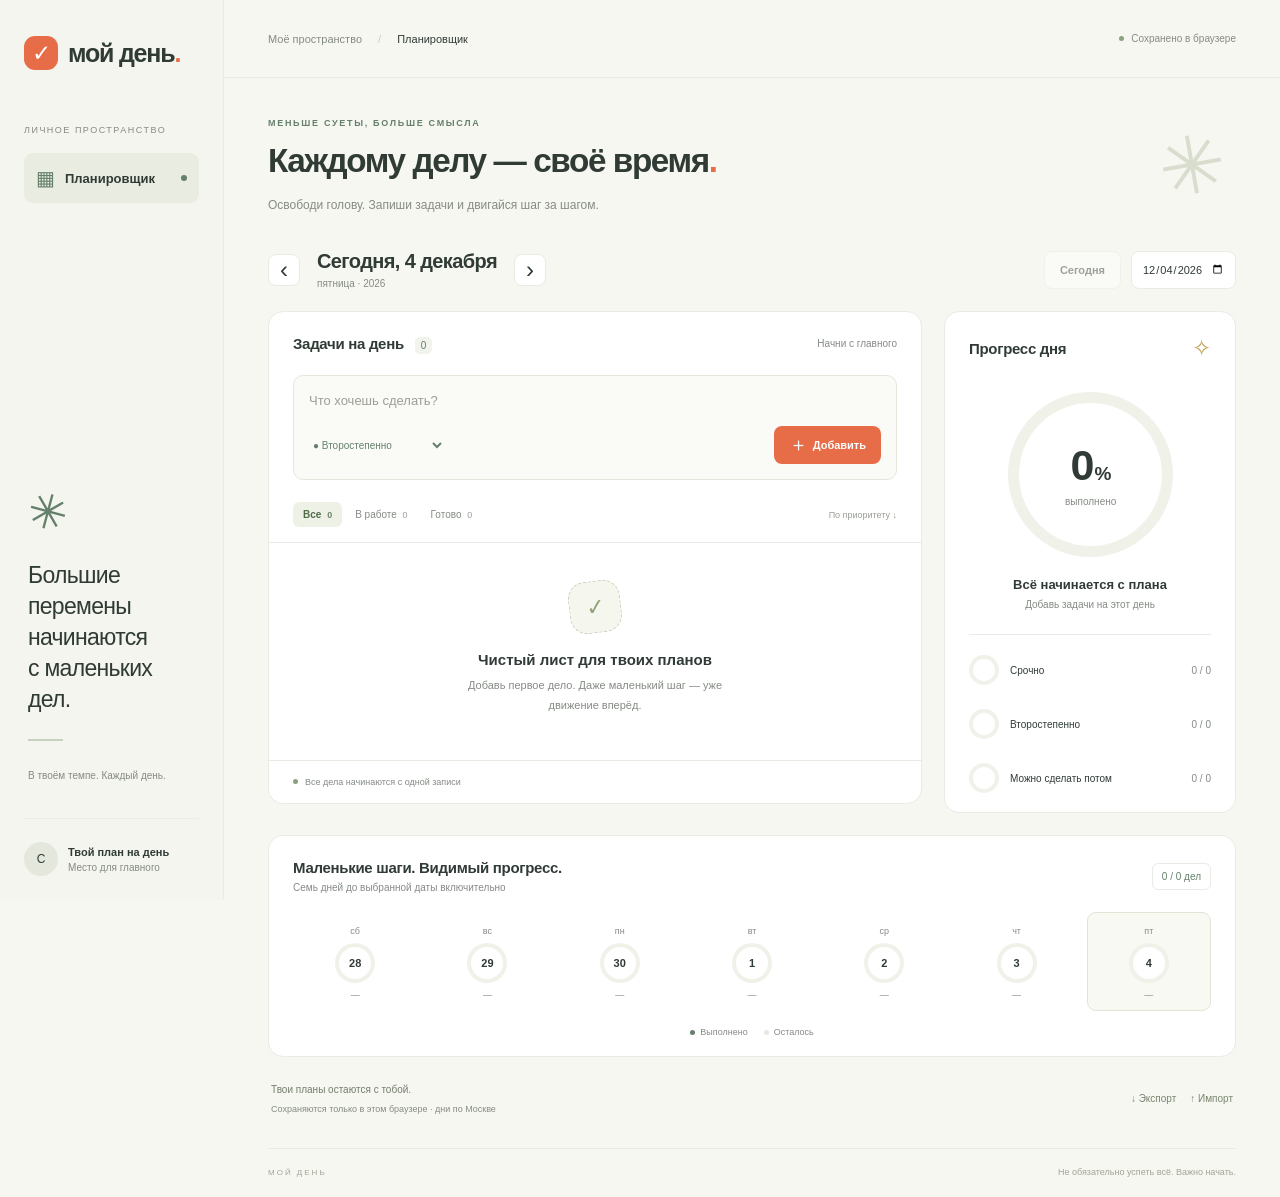
<file: index.html>
<!doctype html>
<html lang="ru">
<head>
  <meta charset="utf-8">
  <meta name="viewport" content="width=device-width,initial-scale=1">
  <meta name="theme-color" content="#f7f7f2">
  <meta name="description" content="Личный ежедневный планировщик с приоритетами и кольцами прогресса.">
  <title>Мой день — планировщик дел</title>
  <link rel="icon" href="data:image/svg+xml,%3Csvg xmlns='http://www.w3.org/2000/svg' viewBox='0 0 40 40'%3E%3Crect width='40' height='40' rx='12' fill='%23f16c44'/%3E%3Cpath d='m11 21 6 6 13-14' stroke='white' stroke-width='4' fill='none'/%3E%3C/svg%3E">
  <link rel="stylesheet" href="styles.css">
  <script defer src="model.js"></script>
  <script defer src="app.js"></script>
</head>
<body>
<div class="layout">
  <aside class="sidebar" aria-label="О планировщике">
    <a class="brand" href="index.html"><span class="brand-icon" aria-hidden="true">✓</span>мой день<span class="brand-dot">.</span></a>
    <div class="workspace-label">ЛИЧНОЕ ПРОСТРАНСТВО</div>
    <div class="nav-current"><span aria-hidden="true">▦</span> Планировщик <span class="nav-mark"></span></div>
    <div class="sidebar-note"><span class="note-symbol" aria-hidden="true">✳</span><p>Большие перемены<br>начинаются<br>с маленьких дел.</p><span class="note-line"></span><small>В твоём темпе. Каждый день.</small></div>
    <div class="sidebar-bottom"><span class="avatar">С</span><div><strong>Твой план на день</strong><small>Место для главного</small></div></div>
  </aside>
  <div class="page">
    <header class="topbar"><span class="breadcrumb">Моё пространство <span>/</span> <strong>Планировщик</strong></span><span class="local-indicator"><i></i> Сохранено в браузере</span></header>
    <main>
      <div id="storage-warning" class="warning" role="alert" hidden></div>
      <section class="page-heading">
        <div><div class="eyebrow">МЕНЬШЕ СУЕТЫ, БОЛЬШЕ СМЫСЛА</div><h1>Каждому делу — своё время<span>.</span></h1><p>Освободи голову. Запиши задачи и двигайся шаг за шагом.</p></div>
        <span class="heading-doodle" aria-hidden="true">✳</span>
      </section>
      <section class="date-toolbar" aria-label="Выбор дня">
        <div class="day-navigation"><button id="prev-day" class="icon-button" aria-label="Предыдущий день">‹</button><div><h2 id="day-title">Мой день</h2><div id="day-subtitle" class="muted"></div></div><button id="next-day" class="icon-button" aria-label="Следующий день">›</button></div>
        <div class="date-actions"><button id="today" class="button subtle">Сегодня</button><label class="date-picker"><span class="sr-only">Выбрать дату</span><input id="selected-date" type="date" min="0001-01-01" max="9999-12-31" required></label></div>
      </section>
      <div class="content-grid">
        <section class="task-panel card" aria-labelledby="tasks-heading">
          <div class="panel-heading"><h2 id="tasks-heading">Задачи на день <span id="task-count" class="count">0</span></h2><span class="small muted">Начни с главного</span></div>
          <form id="add-form" class="add-form">
            <label class="sr-only" for="task-text">Новая задача</label><input id="task-text" name="text" maxlength="200" placeholder="Что хочешь сделать?" required autocomplete="off">
            <div class="add-controls"><label class="priority-picker"><span class="sr-only">Приоритет новой задачи</span><select id="task-priority" name="priority"><option value="urgent">● Срочно</option><option value="secondary" selected>● Второстепенно</option><option value="later">● Можно сделать потом</option></select></label><button class="button primary" type="submit"><span aria-hidden="true">＋</span> Добавить</button></div>
          </form>
          <div class="task-toolbar"><div class="filters" role="group" aria-label="Фильтр задач"><button data-filter="all" aria-pressed="true">Все <span id="all-count">0</span></button><button data-filter="active" aria-pressed="false">В работе <span id="active-count">0</span></button><button data-filter="done" aria-pressed="false">Готово <span id="done-count">0</span></button></div><span class="sort-note">По приоритету ↓</span></div>
          <ul id="task-list" class="task-list" aria-label="Задачи выбранного дня"></ul>
          <div id="empty-state" class="empty-state"><div class="empty-icon" aria-hidden="true">✓</div><h3 id="empty-title">Чистый лист для твоих планов</h3><p id="empty-text">Добавь первое дело. Даже маленький шаг — уже движение вперёд.</p></div>
          <div class="task-footer"><span class="tiny-dot"></span><span id="task-footer-text">Все дела начинаются с одной записи</span></div>
        </section>
        <aside class="progress-panel card" aria-labelledby="progress-heading">
          <div class="panel-heading"><h2 id="progress-heading">Прогресс дня</h2><span aria-hidden="true" class="sparkle">✧</span></div>
          <div class="main-ring-wrap"><div id="main-ring" class="ring main-ring" role="progressbar" aria-label="Выполнение задач дня" aria-valuemin="0" aria-valuemax="100" aria-valuenow="0"><div class="ring-center"><strong id="progress-percent">0<span>%</span></strong><small>выполнено</small></div></div></div>
          <h3 id="progress-message" class="progress-message">Всё начинается с плана</h3><p id="progress-detail" class="progress-detail">Добавь задачи на этот день</p>
          <div class="priority-progress" id="priority-progress"></div>
        </aside>
        <section class="week-panel card" aria-labelledby="week-heading"><div class="panel-heading"><div><h2 id="week-heading">Маленькие шаги. Видимый прогресс.</h2><p class="small muted">Семь дней до выбранной даты включительно</p></div><span class="week-badge" id="week-total">0 / 0 дел</span></div><div id="week-days" class="week-days"></div><div class="week-legend"><span><i class="legend-dot"></i> Выполнено</span><span><i class="legend-dot pale"></i> Осталось</span></div></section>
        <section class="backup-panel" aria-label="Резервная копия"><span>Твои планы остаются с тобой.<br><small>Сохраняются только в этом браузере · дни по Москве</small></span><div><button id="export" class="text-button">↓ Экспорт</button><button id="import" class="text-button">↑ Импорт</button><input id="import-file" type="file" accept=".json,application/json" hidden></div></section>
      </div>
      <footer class="page-footer"><span>МОЙ ДЕНЬ</span><span>Не обязательно успеть всё. Важно начать.</span></footer>
    </main>
  </div>
</div>
<dialog id="edit-dialog"><form id="edit-form"><div class="dialog-heading"><h2>Изменить задачу</h2><button type="button" class="icon-button" id="close-edit" aria-label="Закрыть">×</button></div><label for="edit-text">Название</label><input id="edit-text" maxlength="200" required><label for="edit-priority">Приоритет</label><select id="edit-priority"><option value="urgent">Срочно</option><option value="secondary">Второстепенно</option><option value="later">Можно сделать потом</option></select><div class="dialog-actions"><button type="button" class="button subtle" id="cancel-edit">Отмена</button><button type="submit" class="button primary">Сохранить</button></div></form></dialog>
<div class="toast" id="toast" role="status" hidden><span id="toast-text"></span><button id="undo" hidden>Отменить</button><button id="close-toast" aria-label="Закрыть уведомление">×</button></div>
<noscript><p class="warning">Для работы планировщика включи JavaScript в браузере.</p></noscript>
</body>
</html>
</file>
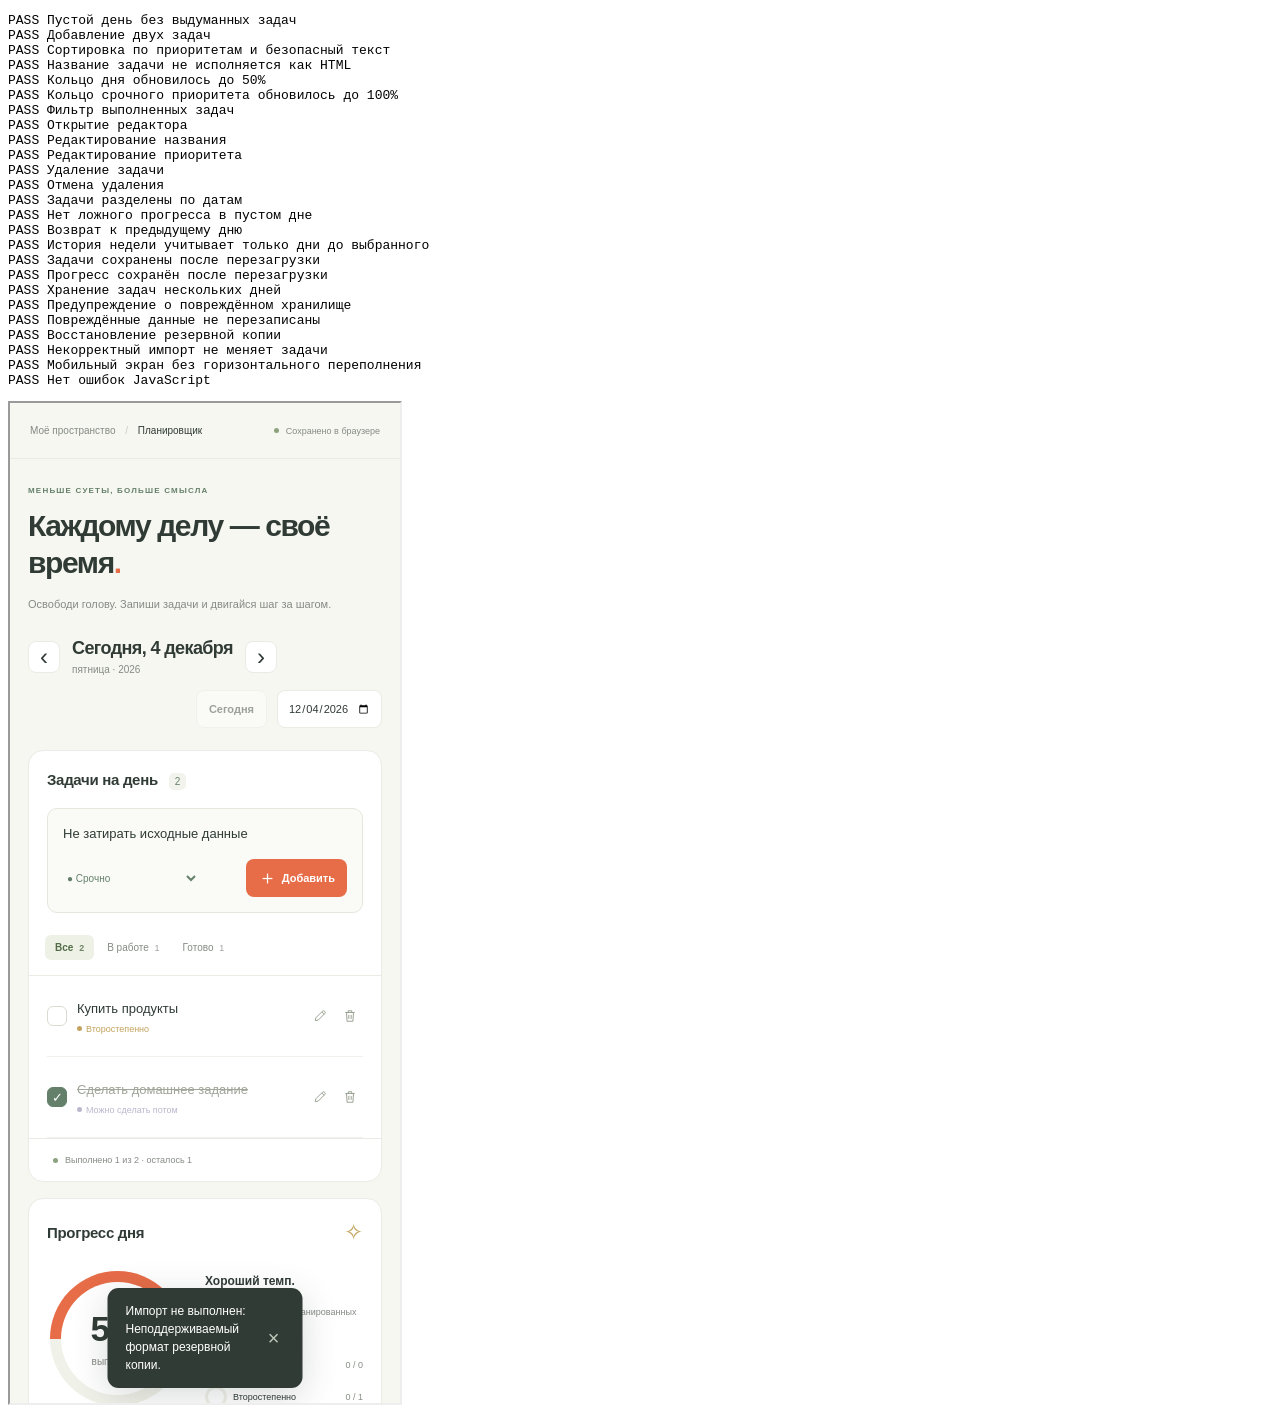
<file: tests/browser.html>
<!doctype html><html lang="ru"><meta charset="utf-8"><title>Browser test</title><body><pre id="result">RUNNING</pre><iframe src="../index.html" id="app" style="width:1200px;height:1000px"></iframe><script>
(async () => {
const frame=document.getElementById('app');
const lines=[];
let originalRaw;let originalLoaded=false;
const errors=[];
frame.addEventListener('load',()=>frame.contentWindow.addEventListener('error',event=>errors.push(event.message)));
const assert=(value,label)=>{if(!value)throw new Error(label);lines.push('PASS '+label)};
const wait=ms=>new Promise(resolve=>setTimeout(resolve,ms));
const loaded=()=>new Promise(resolve=>frame.addEventListener('load',resolve,{once:true}));
try {
await loaded();
let w=frame.contentWindow, d=w.document;

const $=id=>d.getElementById(id);
const submit=()=> $('add-form').dispatchEvent(new w.Event('submit',{bubbles:true,cancelable:true}));
const add=(text,priority)=>{$('task-text').value=text;$('task-priority').value=priority;submit()};
originalRaw=w.localStorage.getItem('goodwin.todo.v1');originalLoaded=true;
w.localStorage.removeItem('goodwin.todo.v1');
let loading=loaded();frame.src='../index.html?clean=1';await loading;w=frame.contentWindow;d=w.document;
assert($('empty-state').hidden===false,'Пустой день без выдуманных задач');
add('Купить продукты','secondary');add('<img src=x onerror=alert(1)>','urgent');
assert(d.querySelectorAll('.task-row').length===2,'Добавление двух задач');
assert(d.querySelector('.task-title').textContent==='<img src=x onerror=alert(1)>','Сортировка по приоритетам и безопасный текст');
assert(!d.querySelector('.task-list img'),'Название задачи не исполняется как HTML');
let check=d.querySelector('.task-check');check.click();
assert($('main-ring').getAttribute('aria-valuenow')==='50','Кольцо дня обновилось до 50%');
assert(d.querySelector('[aria-label="Срочно"]').getAttribute('aria-valuenow')==='100','Кольцо срочного приоритета обновилось до 100%');
d.querySelector('[data-filter="done"]').click();
assert(d.querySelectorAll('.task-row').length===1,'Фильтр выполненных задач');
d.querySelector('.edit-button').click();
assert($('edit-dialog').open,'Открытие редактора');
$('edit-text').value='Сделать домашнее задание';$('edit-priority').value='later';
$('edit-form').dispatchEvent(new w.Event('submit',{bubbles:true,cancelable:true}));
assert(d.querySelector('.task-title').textContent==='Сделать домашнее задание','Редактирование названия');
assert(d.querySelector('.task-meta').textContent==='Можно сделать потом','Редактирование приоритета');
d.querySelector('.delete-button').click();
assert(d.querySelectorAll('.task-row').length===0,'Удаление задачи');$('undo').click();
assert(d.querySelectorAll('.task-row').length===1,'Отмена удаления');
d.querySelector('[data-filter="all"]').click();
const oldDay=$('selected-date').value;$('next-day').click();
assert($('task-count').textContent==='0','Задачи разделены по датам');
assert($('main-ring').getAttribute('aria-valuenow')==='0','Нет ложного прогресса в пустом дне');
add('Завтрашнее дело','urgent');$('prev-day').click();
assert($('selected-date').value===oldDay && $('task-count').textContent==='2','Возврат к предыдущему дню');
assert($('week-total').textContent==='1 / 2 дел','История недели учитывает только дни до выбранного');
loading=loaded();frame.src='../index.html?reload=1';await loading;w=frame.contentWindow;d=w.document;
assert($('task-count').textContent==='2','Задачи сохранены после перезагрузки');
assert($('main-ring').getAttribute('aria-valuenow')==='50','Прогресс сохранён после перезагрузки');
const backup=JSON.parse(w.localStorage.getItem('goodwin.todo.v1'));
assert(backup.tasks.length===3,'Хранение задач нескольких дней');
w.localStorage.setItem('goodwin.todo.v1','{corrupt');loading=loaded();frame.src='../index.html?corrupt=1';await loading;w=frame.contentWindow;d=w.document;
assert(!$('storage-warning').hidden,'Предупреждение о повреждённом хранилище');
add('Не затирать исходные данные','urgent');
assert(w.localStorage.getItem('goodwin.todo.v1')==='{corrupt','Повреждённые данные не перезаписаны');
w.confirm=()=>true;
let transfer=new w.DataTransfer();transfer.items.add(new w.File([JSON.stringify(backup)],'backup.json',{type:'application/json'}));$('import-file').files=transfer.files;
$('import-file').dispatchEvent(new w.Event('change',{bubbles:true}));await wait(150);
assert($('task-count').textContent==='2' && $('storage-warning').hidden,'Восстановление резервной копии');
transfer=new w.DataTransfer();transfer.items.add(new w.File(['{}'],'bad.json',{type:'application/json'}));$('import-file').files=transfer.files;
$('import-file').dispatchEvent(new w.Event('change',{bubbles:true}));await wait(150);
assert(JSON.parse(w.localStorage.getItem('goodwin.todo.v1')).tasks.length===3,'Некорректный импорт не меняет задачи');
frame.style.width='390px';await wait(100);
assert(d.documentElement.scrollWidth<=w.innerWidth,'Мобильный экран без горизонтального переполнения');
assert(errors.length===0,'Нет ошибок JavaScript');
document.body.dataset.result='PASS';document.title='PASS — Browser tests';
} catch(error) {lines.push('FAIL '+error.stack);document.body.dataset.result='FAIL';document.title='FAIL — Browser tests'}
finally { if(originalLoaded){const storage=frame.contentWindow.localStorage;if(originalRaw===null)storage.removeItem('goodwin.todo.v1');else storage.setItem('goodwin.todo.v1',originalRaw)} }
document.getElementById('result').textContent=lines.join('\n');
})();
</script></body></html>
</file>
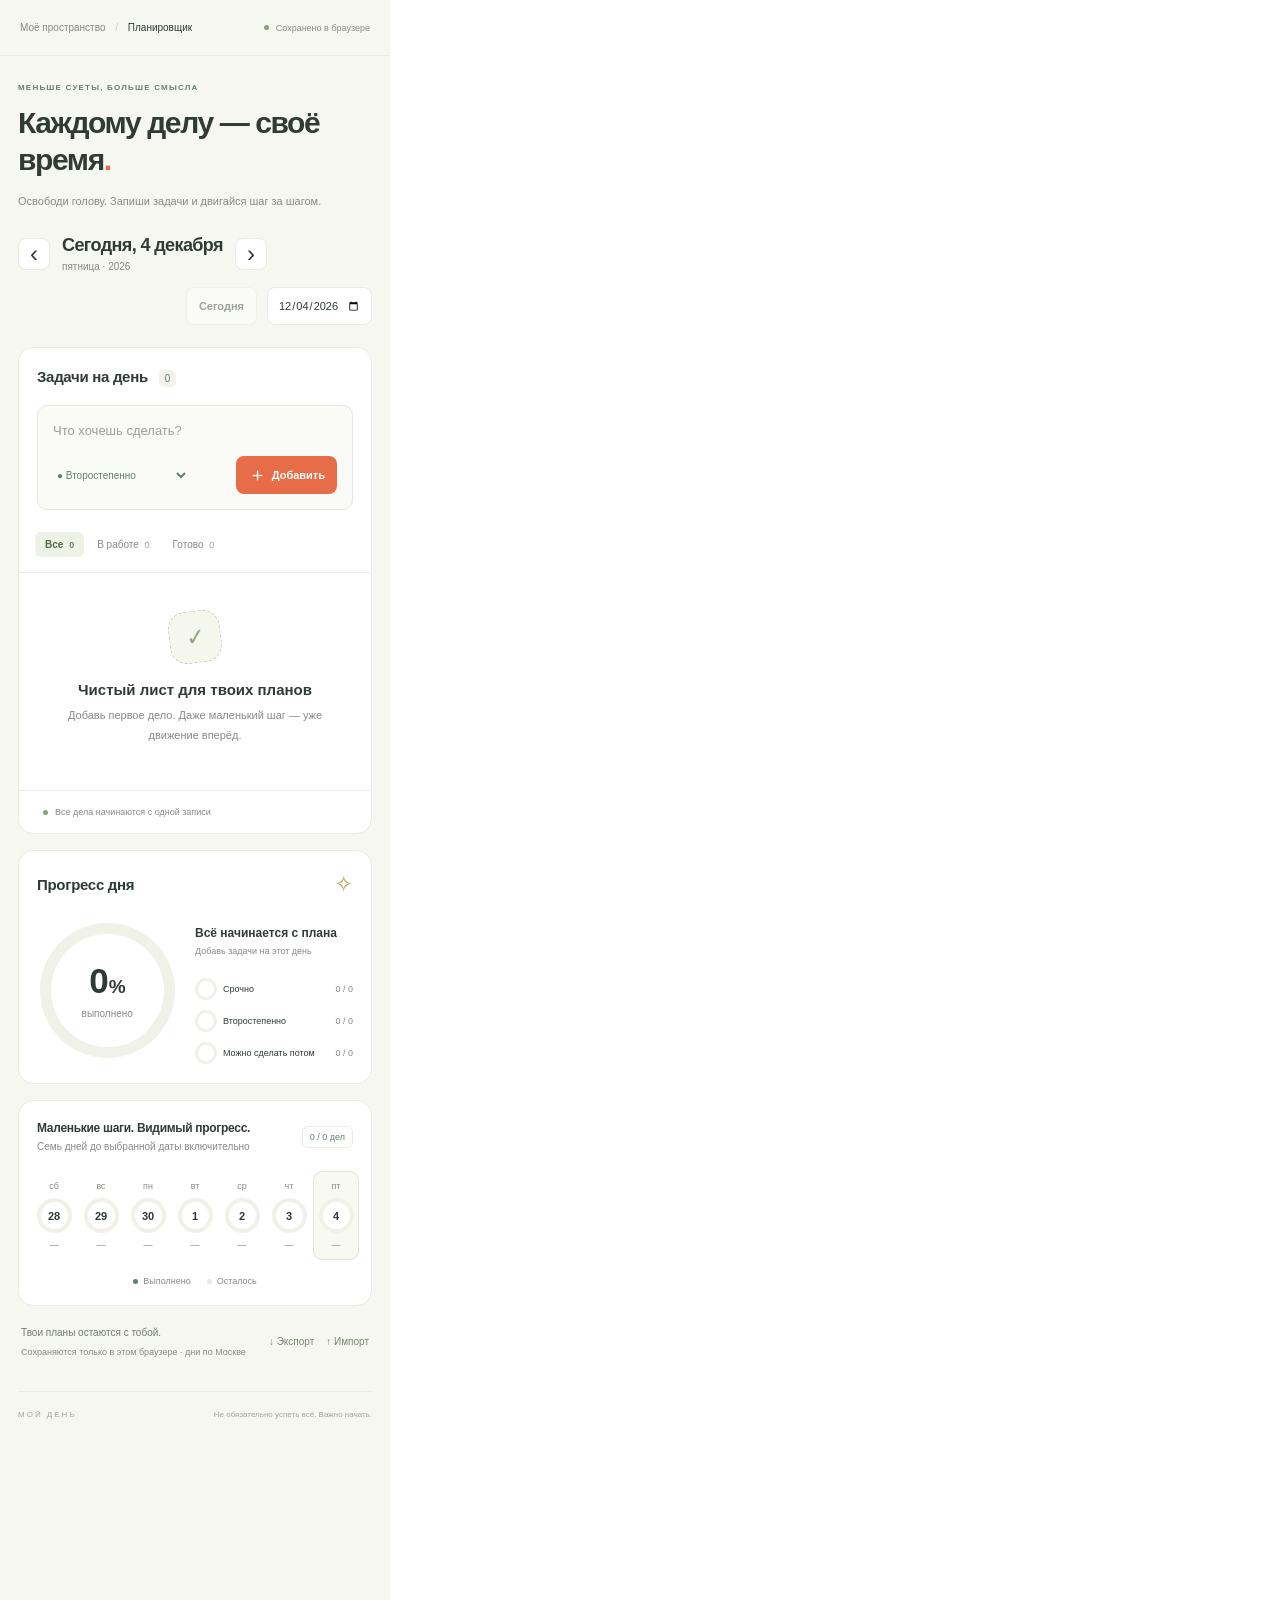
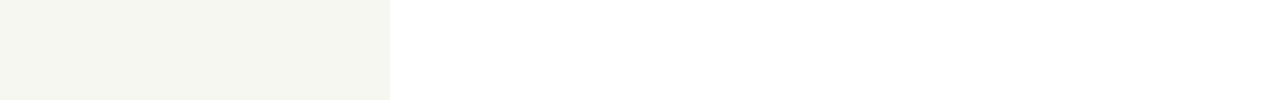
<file: tests/mobile-preview.html>
<!doctype html><html><meta charset="utf-8"><title>Mobile preview</title><style>html,body{margin:0}iframe{display:block;width:390px;height:1700px;border:0}</style><iframe src="../index.html" title="Планировщик на мобильном экране"></iframe></html>
</file>
<file: styles.css>
:root{--bg:#f7f7f2;--paper:#fff;--ink:#303b36;--muted:#858b84;--line:#e9ebe4;--accent:#e76c48;--accent-pale:#fff1e9;--green:#65806a;--yellow:#c3a35d;--purple:#8d89ae;font-family:"Segoe UI",Arial,sans-serif;color:var(--ink);background:var(--bg);font-synthesis:none}
*{box-sizing:border-box}body{margin:0}button,input,select{font:inherit}button,a,input,select{-webkit-tap-highlight-color:transparent}button{cursor:pointer}button{color:inherit}button:disabled{cursor:default;opacity:.45}button,input,select,a{outline-offset:4px}button:focus-visible,a:focus-visible{outline:3px solid var(--green)}[hidden]{display:none!important}a{color:inherit;text-decoration:none}.layout{display:flex;min-height:100vh}.sidebar{width:224px;flex-shrink:0;border-right:1px solid var(--line);padding:36px 24px 24px;display:flex;flex-direction:column;background:#f4f5ee;position:fixed;inset:0 auto 0 0}.brand{font-size:25px;font-weight:750;letter-spacing:-1.2px;display:flex;align-items:center;white-space:nowrap}.brand-icon{display:inline-grid;place-items:center;background:var(--accent);color:white;width:34px;height:34px;border-radius:11px;font-size:23px;letter-spacing:0;margin-right:10px}.brand-dot{color:var(--accent)}.workspace-label{font-size:9px;letter-spacing:1.5px;color:var(--muted);margin:55px 0 18px}.nav-current{display:flex;align-items:center;gap:10px;padding:13px 12px;background:#e8ece1;border-radius:9px;font-size:13px;font-weight:600}.nav-current>span:first-child{font-size:20px;color:var(--green)}.nav-mark{height:6px;width:6px;background:var(--green);border-radius:50%;margin-left:auto}.sidebar-note{margin-top:auto;padding:55px 4px 35px}.note-symbol{font-size:48px;font-weight:400;color:var(--green);display:block;transform:rotate(15deg);width:max-content}.sidebar-note p{font-size:23px;line-height:1.35;letter-spacing:-.7px;margin:20px 0}.note-line{display:block;width:35px;height:2px;background:#c7d1c1;margin:24px 0}.sidebar-note small{font-size:10px;color:var(--muted)}.sidebar-bottom{display:flex;align-items:center;gap:10px;border-top:1px solid var(--line);padding-top:23px}.avatar{display:grid;place-items:center;width:34px;height:34px;border-radius:50%;background:#e3e7dc;font-size:12px}.sidebar-bottom strong{display:block;font-size:11px;font-weight:600}.sidebar-bottom small{display:block;font-size:10px;color:var(--muted);margin-top:4px}.page{width:calc(100% - 224px);margin-left:224px}.topbar{height:78px;border-bottom:1px solid var(--line);padding:0 44px;display:flex;justify-content:space-between;align-items:center;font-size:11px}.breadcrumb{color:var(--muted)}.breadcrumb span{padding:0 13px;color:#c9cdc2}.breadcrumb strong{color:var(--ink);font-weight:500}.local-indicator{font-size:10px;color:var(--muted);display:flex;align-items:center;gap:7px}.local-indicator i,.tiny-dot{background:#8ba27c;width:5px;height:5px;border-radius:50%;display:inline-block}main{padding:40px 44px 20px;max-width:1480px;margin:auto}.page-heading{display:flex;justify-content:space-between;align-items:center;margin-bottom:35px}.eyebrow{font-size:9px;letter-spacing:1.7px;font-weight:600;color:var(--green)}h1{font-size:clamp(25px,2.6vw,39px);line-height:1.23;letter-spacing:-1.4px;margin:13px 0}h1>span{color:var(--accent)}.page-heading p{font-size:12px;color:var(--muted);margin:0;line-height:1.7}.heading-doodle{font-size:80px;color:#d8ddcd;line-height:1;margin:0 10px 0 20px;transform:rotate(-10deg)}h2{font-size:15px;font-weight:650;margin:0;letter-spacing:-.3px}.date-toolbar{display:flex;align-items:center;justify-content:space-between;margin-bottom:22px;gap:16px}.day-navigation{display:flex;align-items:center;gap:17px}.day-navigation h2{font-size:20px;letter-spacing:-.6px}.day-navigation .muted{font-size:10px;margin-top:5px}.icon-button{display:inline-grid;place-items:center;border:1px solid var(--line);background:var(--paper);border-radius:8px;width:32px;height:32px;font-size:24px;line-height:1}.icon-button:hover{background:#edf0e6}.date-actions{display:flex;align-items:center;gap:10px}.button{border:0;border-radius:8px;min-height:38px;padding:10px 15px;font-size:11px;font-weight:600;display:inline-flex;align-items:center;justify-content:center;gap:5px;white-space:nowrap}.primary{color:white;background:var(--accent)}.primary:hover{background:#d65b39}.primary>span{font-size:19px;line-height:12px}.subtle{background:white;border:1px solid var(--line)}.subtle:hover{background:#f0f2e9}.date-picker input{border:1px solid var(--line);background:white;border-radius:8px;font-size:11px;min-height:38px;padding:8px 10px;color:var(--ink);max-width:160px}.content-grid{display:grid;grid-template-columns:minmax(0,1fr) 292px;gap:22px}.card{background:var(--paper);border:1px solid var(--line);border-radius:15px}.panel-heading{display:flex;align-items:center;justify-content:space-between;gap:12px;padding:23px 24px}.small{font-size:10px}.muted{color:var(--muted)}.count{background:#f1f3ec;border-radius:5px;color:var(--green);font-size:10px;padding:3px 6px;margin-left:7px;font-weight:500;vertical-align:middle}.add-form{margin:0 24px 22px;padding:15px;background:#fafbf7;border:1px solid #e4e8dc;border-radius:10px}.add-form>input{display:block;width:100%;background:none;border:0;font-size:13px;color:var(--ink);padding:0 0 16px;min-height:35px;outline-offset:5px}.add-form>input::placeholder{color:#9b9f96}.add-controls{display:flex;align-items:center;justify-content:space-between;gap:12px}.priority-picker select{border:0;background:transparent;color:var(--green);font-size:10px;max-width:185px;min-height:32px;padding:0 5px 0 0}.task-toolbar{display:flex;align-items:center;justify-content:space-between;gap:8px;padding:0 24px 15px;border-bottom:1px solid var(--line)}.filters{display:flex;gap:3px}.filters button{border:0;background:none;padding:7px 10px;font-size:10px;color:var(--muted);border-radius:6px;white-space:nowrap}.filters button[aria-pressed=true]{background:#edf1e6;color:#526b48;font-weight:600}.filters button span{font-size:9px;margin-left:3px;opacity:.8}.sort-note{font-size:9px;color:#999f94;white-space:nowrap}.task-list{list-style:none;margin:0;padding:0 24px}.task-row{display:flex;align-items:center;gap:12px;padding:17px 0;border-bottom:1px solid #f0f1ec;min-height:81px}.task-check{appearance:none;width:20px;height:20px;border:1.5px solid #d8ddcf;border-radius:6px;display:grid;place-items:center;flex-shrink:0;cursor:pointer;margin:0}.task-check:checked{background:var(--green);border-color:var(--green)}.task-check:checked:after{content:'✓';font-size:13px;color:white}.task-body{min-width:0;flex:1}.task-title{font-size:13px;line-height:1.5;overflow-wrap:anywhere;display:block;cursor:pointer}.task-row.is-done .task-title{text-decoration:line-through;color:#a0a69a}.task-meta{margin-top:5px;display:flex;align-items:center;gap:4px;font-size:9px}.priority-dot{display:inline-block;width:5px;height:5px;border-radius:50%;background:currentColor}.priority-urgent{color:var(--accent)}.priority-secondary{color:var(--yellow)}.priority-later{color:var(--purple)}.task-row.is-done .task-meta{opacity:.6}.row-actions{display:flex;gap:3px}.row-action{border:0;background:transparent;width:28px;height:30px;border-radius:6px;color:#949d8c;font-size:17px;display:grid;place-items:center}.row-action:hover{background:#f3f4ed;color:var(--ink)}.delete-button:hover{background:#fff1eb;color:var(--accent)}.row-action svg{width:14px;height:14px;stroke:currentColor;fill:none;stroke-width:1.6}.empty-state{padding:38px 30px 44px;text-align:center}.empty-icon{width:52px;height:52px;border:1px dashed #c7d3bd;background:#f5f7ef;border-radius:17px;display:grid;place-items:center;margin:0 auto 18px;font-size:23px;color:#91a47d;transform:rotate(-7deg)}.empty-state h3{font-size:15px;margin:0 0 8px;font-weight:600}.empty-state p{font-size:11px;line-height:1.8;color:var(--muted);max-width:280px;margin:auto}.task-footer{display:flex;align-items:center;gap:7px;padding:16px 24px;font-size:9px;color:var(--muted);border-top:1px solid var(--line)}.task-panel{align-self:start;min-height:450px}.progress-panel{padding-bottom:7px;align-self:start}.sparkle{font-size:23px;color:var(--yellow)}.main-ring-wrap{display:flex;justify-content:center;padding:7px 0 15px}.ring{--value:0;--ring-color:var(--accent);background:conic-gradient(var(--ring-color) calc(var(--value)*1%),#f0f1e9 0);border-radius:50%;display:grid;place-items:center;position:relative}.ring:before{content:'';background:white;border-radius:50%;position:absolute;inset:11px}.main-ring{width:165px;height:165px;transform:rotate(-90deg)}.ring-center{position:relative;z-index:1;text-align:center;transform:rotate(90deg)}.ring-center strong{display:block;font-weight:600;font-size:43px;letter-spacing:-2px;line-height:1.1}.ring-center strong span{font-size:19px;letter-spacing:-.5px;margin-left:2px}.ring-center small{display:block;color:var(--muted);font-size:10px;margin-top:7px}.progress-message{font-size:13px;text-align:center;font-weight:600;margin:5px 20px 7px}.progress-detail{color:var(--muted);font-size:10px;text-align:center;margin:0 20px 24px}.priority-progress{border-top:1px solid var(--line);margin:0 24px;padding-top:8px}.priority-line{display:flex;align-items:center;gap:11px;padding:12px 0}.mini-ring{width:30px;height:30px;flex-shrink:0;transform:rotate(-90deg)}.mini-ring:before{inset:4px}.priority-label{font-size:10px;flex:1}.priority-fraction{font-size:10px;color:var(--muted)}.week-panel{grid-column:1/-1}.week-panel .panel-heading{padding-bottom:15px}.week-panel .panel-heading p{margin:6px 0 0}.week-badge{font-size:10px;border:1px solid var(--line);border-radius:6px;padding:7px 9px;white-space:nowrap;color:var(--green)}.week-days{display:grid;grid-template-columns:repeat(7,minmax(0,1fr));gap:8px;padding:4px 24px 16px}.week-day{border:1px solid transparent;background:none;border-radius:9px;padding:13px 5px 10px;display:flex;flex-direction:column;align-items:center;gap:7px}.week-day:hover{background:#f7f8f2}.week-day[aria-pressed=true]{border-color:#e0e6d6;background:#f7f9f2}.week-day>small{font-size:9px;color:var(--muted)}.week-day .ring{width:40px;height:40px;--ring-color:var(--green)}.week-day .ring:before{inset:4px}.week-day .ring>span{position:relative;font-size:11px;font-weight:600}.week-day>.day-fraction{font-size:9px;color:var(--muted)}.week-legend{display:flex;justify-content:center;gap:16px;padding:0 20px 19px;font-size:9px;color:var(--muted)}.week-legend>span{display:flex;align-items:center;gap:5px}.legend-dot{width:5px;height:5px;background:var(--green);border-radius:50%}.legend-dot.pale{background:#e5e9de}.backup-panel{grid-column:1/-1;display:flex;justify-content:space-between;align-items:center;gap:12px;padding:0 3px;font-size:10px;color:#727e6b;line-height:1.9}.backup-panel small{font-size:9px;color:var(--muted)}.backup-panel>div{display:flex;gap:14px}.text-button{border:0;background:none;font-size:10px;color:#78856e;padding:10px 0}.text-button:hover{color:var(--accent)}.page-footer{display:flex;justify-content:space-between;align-items:center;border-top:1px solid var(--line);margin-top:30px;padding-top:18px;font-size:9px;color:#a0a697}.page-footer>span:first-child{font-size:8px;letter-spacing:2px}.sr-only{position:absolute;width:1px;height:1px;padding:0;margin:-1px;overflow:hidden;clip:rect(0,0,0,0);white-space:nowrap;border:0}.warning{border:1px solid #e5bc78;background:#fff7e8;color:#765d36;border-radius:8px;padding:13px 16px;font-size:12px;line-height:1.6;margin-bottom:20px}dialog{border:1px solid var(--line);border-radius:16px;padding:25px;color:var(--ink);width:min(440px,calc(100% - 32px));box-shadow:0 25px 80px #303b3626}dialog::backdrop{background:#303b365e;backdrop-filter:blur(3px)}.dialog-heading{display:flex;align-items:center;justify-content:space-between;margin-bottom:24px}.dialog-heading h2{font-size:20px}dialog label{display:block;font-size:12px;margin:16px 0 8px}dialog input,dialog select{padding:11px 12px;border:1px solid #dce1d3;border-radius:8px;background:#fcfcfa;width:100%;font-size:13px;color:var(--ink)}.dialog-actions{display:flex;justify-content:flex-end;gap:10px;margin-top:26px}.toast{position:fixed;bottom:24px;left:50%;transform:translateX(-50%);display:flex;align-items:center;gap:18px;background:#303b36;color:white;padding:14px 18px;border-radius:11px;box-shadow:0 8px 35px #303b3630;z-index:10;font-size:12px;max-width:calc(100vw - 28px)}.toast span{line-height:1.5}.toast button{border:0;background:none;color:#e5cba8;font-size:12px;white-space:nowrap;padding:5px}.toast #close-toast{font-size:20px;color:#bfc8b9}
@media(min-width:1500px){main{padding-top:50px}.content-grid{grid-template-columns:minmax(0,1fr) 330px}.main-ring{width:180px;height:180px}.task-panel{min-height:470px}}
@media(max-width:1200px){.sidebar{width:190px;padding-left:18px;padding-right:18px}.page{margin-left:190px;width:calc(100% - 190px)}main{padding:30px 26px 20px}.topbar{padding:0 26px}.content-grid{grid-template-columns:minmax(0,1fr) 255px;gap:16px}.panel-heading{padding:20px}.task-toolbar{padding-left:20px;padding-right:20px}.add-form{margin-left:20px;margin-right:20px}.sort-note{display:none}.panel-heading>.small{display:none}.sidebar-note p{font-size:21px}.brand{font-size:23px}.heading-doodle{font-size:60px}.task-list{padding:0 20px}}
@media(max-width:1000px){.sidebar{width:74px;padding:27px 16px}.brand{font-size:0}.brand-dot,.workspace-label,.nav-current,.sidebar-note,.sidebar-bottom{display:none}.brand-icon{margin:0;width:40px;height:40px;flex-shrink:0}.page{margin-left:74px;width:calc(100% - 74px)}.content-grid{grid-template-columns:minmax(0,1fr) 255px}.heading-doodle{display:none}h1{font-size:30px}.topbar{height:66px}}
@media(max-width:760px){.sidebar{display:none}.page{margin-left:0;width:100%}.topbar{height:56px;padding:0 20px}.breadcrumb{font-size:10px}.local-indicator{font-size:9px}.breadcrumb span{padding:0 7px}main{padding:27px 18px 20px}.page-heading{margin-bottom:25px}.eyebrow{font-size:8px;letter-spacing:1.2px}h1{font-size:30px;max-width:390px}.page-heading p{font-size:11px;max-width:340px}.content-grid{grid-template-columns:1fr;gap:16px}.task-panel{min-height:370px}.progress-panel{grid-row:2;display:grid;grid-template-columns:1fr 1fr;padding-bottom:13px}.progress-panel>.panel-heading{grid-column:1/-1}.main-ring-wrap{grid-column:1;grid-row:2/5;padding:5px 0 12px}.main-ring{width:135px;height:135px}.ring-center strong{font-size:35px}.progress-message{grid-column:2;text-align:left;margin:8px 15px 3px 0;font-size:12px}.progress-detail{grid-column:2;text-align:left;margin:0 16px 10px 0;font-size:9px;line-height:1.7}.priority-progress{grid-column:2;margin:0 18px 0 0;padding-top:3px;border-top:0}.priority-line{gap:6px;padding:5px 0}.priority-label{font-size:9px}.mini-ring{width:22px;height:22px}.mini-ring:before{inset:3px}.priority-fraction{font-size:9px}.week-panel{grid-column:auto}.week-panel h2{font-size:12px}.week-panel .panel-heading{gap:8px}.week-badge{font-size:9px;padding:5px 7px}.week-days{padding-left:12px;padding-right:12px;gap:1px}.week-day{padding:9px 2px}.week-day .ring{width:35px;height:35px}.backup-panel{grid-column:auto}.date-toolbar{flex-wrap:wrap;gap:15px}.day-navigation{gap:12px}.date-actions{margin-left:auto}.day-navigation h2{font-size:18px}.page-footer{font-size:8px;gap:10px}.add-controls{gap:5px}.priority-picker select{max-width:178px;font-size:10px}.button{padding:10px 12px}.task-title{font-size:13px}.task-row{gap:10px}.row-action{width:27px;height:34px}.task-toolbar{padding-left:16px;padding-right:16px}.panel-heading{padding:20px 18px}.task-list{padding:0 18px}.add-form{margin-left:18px;margin-right:18px}.toast{bottom:15px;gap:10px}.backup-panel>div{gap:12px}}
@media(prefers-reduced-motion:no-preference){button{transition:background .15s,color .15s}.task-row{animation:appear .2s ease-out}@keyframes appear{from{opacity:.4;transform:translateY(3px)}to{opacity:1;transform:none}}}
</file>
